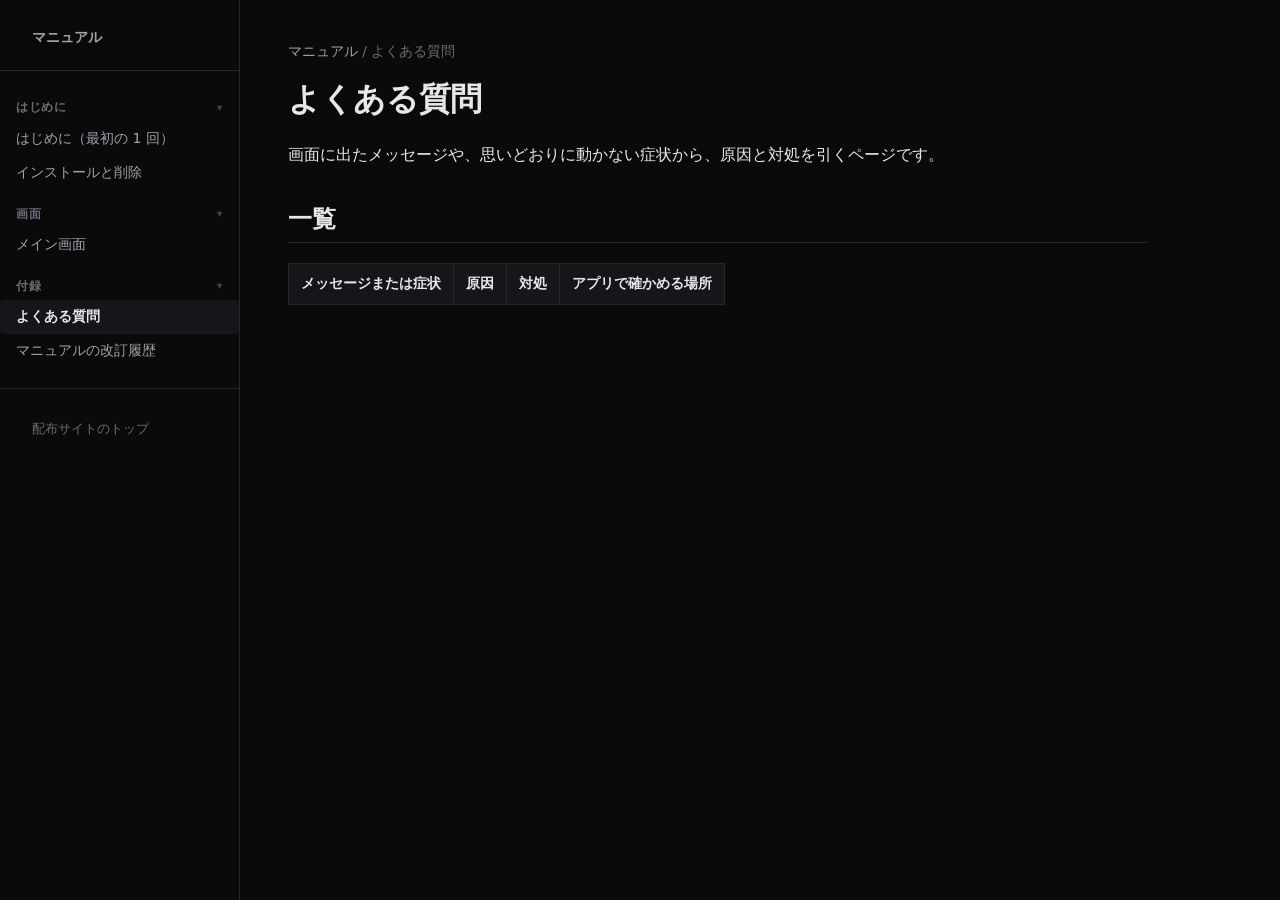
<file: plugins/harness-wpf/skills/add-distribution-site/templates/web/manual/faq.html>
<!DOCTYPE html>
<!-- doc-type: reference -->
<html lang="ja">
<head>
  <meta charset="UTF-8" />
  <meta name="viewport" content="width=device-width, initial-scale=1.0" />
  <title>よくある質問 — {{APP_NAME}} マニュアル</title>
  <link rel="icon" type="image/svg+xml" href="../assets/img/favicon.svg" />
  <link rel="stylesheet" href="../assets/css/style.css" />
</head>
<body class="manual-page">

  <div class="manual-layout">

    <!-- 左の目次は assets/js/main.js が 1 か所で作る（ページを足したら main.js に 1 行足す） -->
    <nav class="manual-sidebar" id="manual-sidebar" aria-label="マニュアル目次"></nav>

    <main class="manual-body">
      <button class="manual-menu-btn" id="manual-menu-btn" aria-label="目次を開く">≡ 目次</button>
      <div class="manual-content">

        <p class="breadcrumb"><a href="index.html">マニュアル</a> / よくある質問</p>
        <h1>よくある質問</h1>

        <!-- 雛形: 本文は /harness-doc:plan-doc から書く（manual-writer）。書いたら、この印を消す -->
        <p>画面に出たメッセージや、思いどおりに動かない症状から、原因と対処を引くページです。</p>

        <h2 id="list">一覧</h2>

        <table class="table">
          <thead>
            <tr><th>メッセージまたは症状</th><th>原因</th><th>対処</th><th>アプリで確かめる場所</th></tr>
          </thead>
          <tbody>
          </tbody>
        </table>

      </div>
    </main>

  </div>

  <script src="../assets/js/main.js"></script>
</body>
</html>
</file>
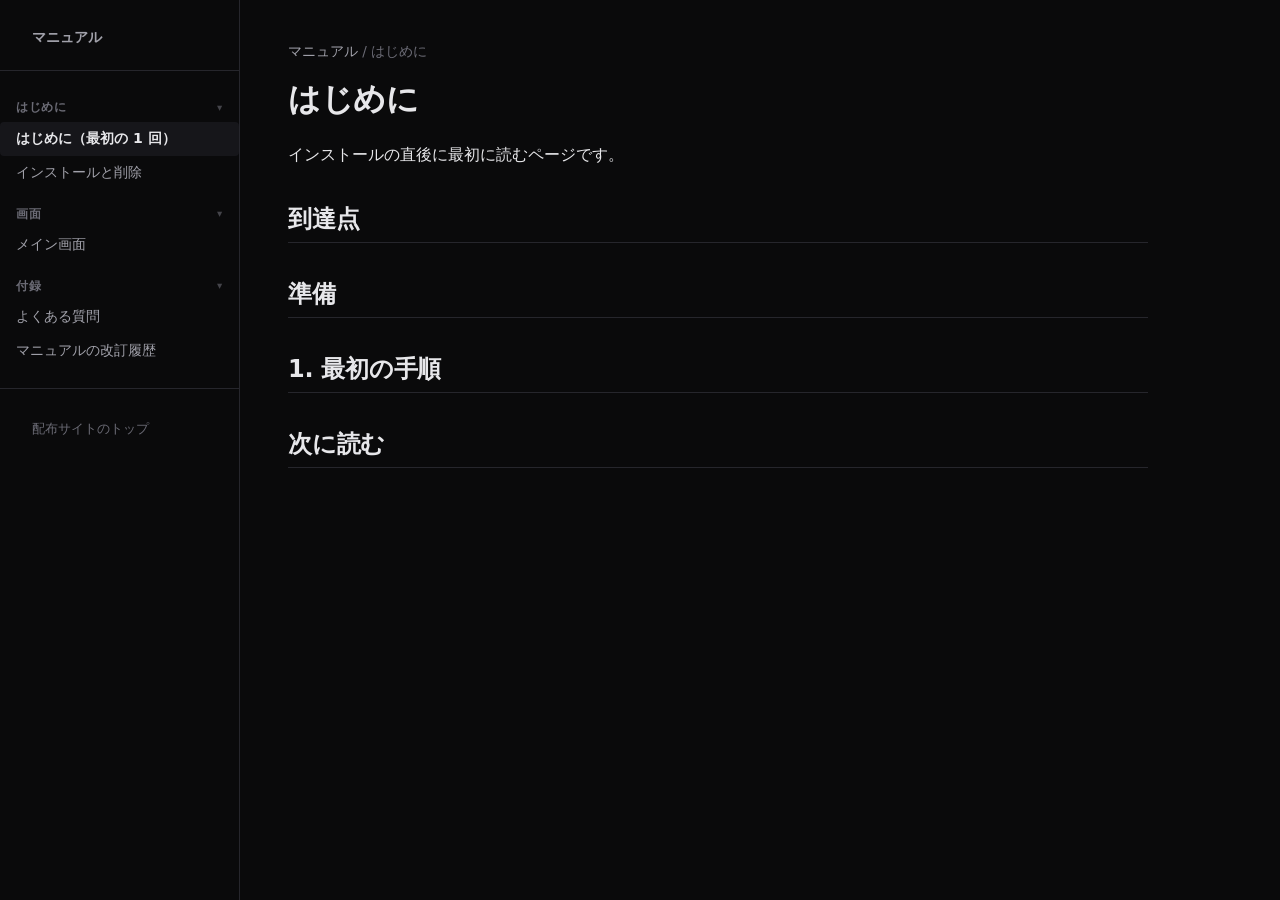
<file: plugins/harness-wpf/skills/add-distribution-site/templates/web/manual/getting-started.html>
<!DOCTYPE html>
<!-- doc-type: tutorial -->
<html lang="ja">
<head>
  <meta charset="UTF-8" />
  <meta name="viewport" content="width=device-width, initial-scale=1.0" />
  <title>はじめに — {{APP_NAME}} マニュアル</title>
  <link rel="icon" type="image/svg+xml" href="../assets/img/favicon.svg" />
  <link rel="stylesheet" href="../assets/css/style.css" />
</head>
<body class="manual-page">

  <div class="manual-layout">

    <!-- 左の目次は assets/js/main.js が 1 か所で作る（ページを足したら main.js に 1 行足す） -->
    <nav class="manual-sidebar" id="manual-sidebar" aria-label="マニュアル目次"></nav>

    <main class="manual-body">
      <button class="manual-menu-btn" id="manual-menu-btn" aria-label="目次を開く">≡ 目次</button>
      <div class="manual-content">

        <p class="breadcrumb"><a href="index.html">マニュアル</a> / はじめに</p>
        <h1>はじめに</h1>

        <!-- 雛形: 本文は /harness-doc:plan-doc から書く（manual-writer）。書いたら、この印を消す -->
        <!-- インストーラーの完了画面「使い方（はじめに）を開く」がこのページを開く（file:/// で開かれる）。ファイル名を変えない -->
        <p>インストールの直後に最初に読むページです。</p>

        <h2 id="goal">到達点</h2>

        <h2 id="prepare">準備</h2>

        <h2 id="step-1">1. 最初の手順</h2>

        <h2 id="next">次に読む</h2>

      </div>
    </main>

  </div>

  <script src="../assets/js/main.js"></script>
</body>
</html>
</file>
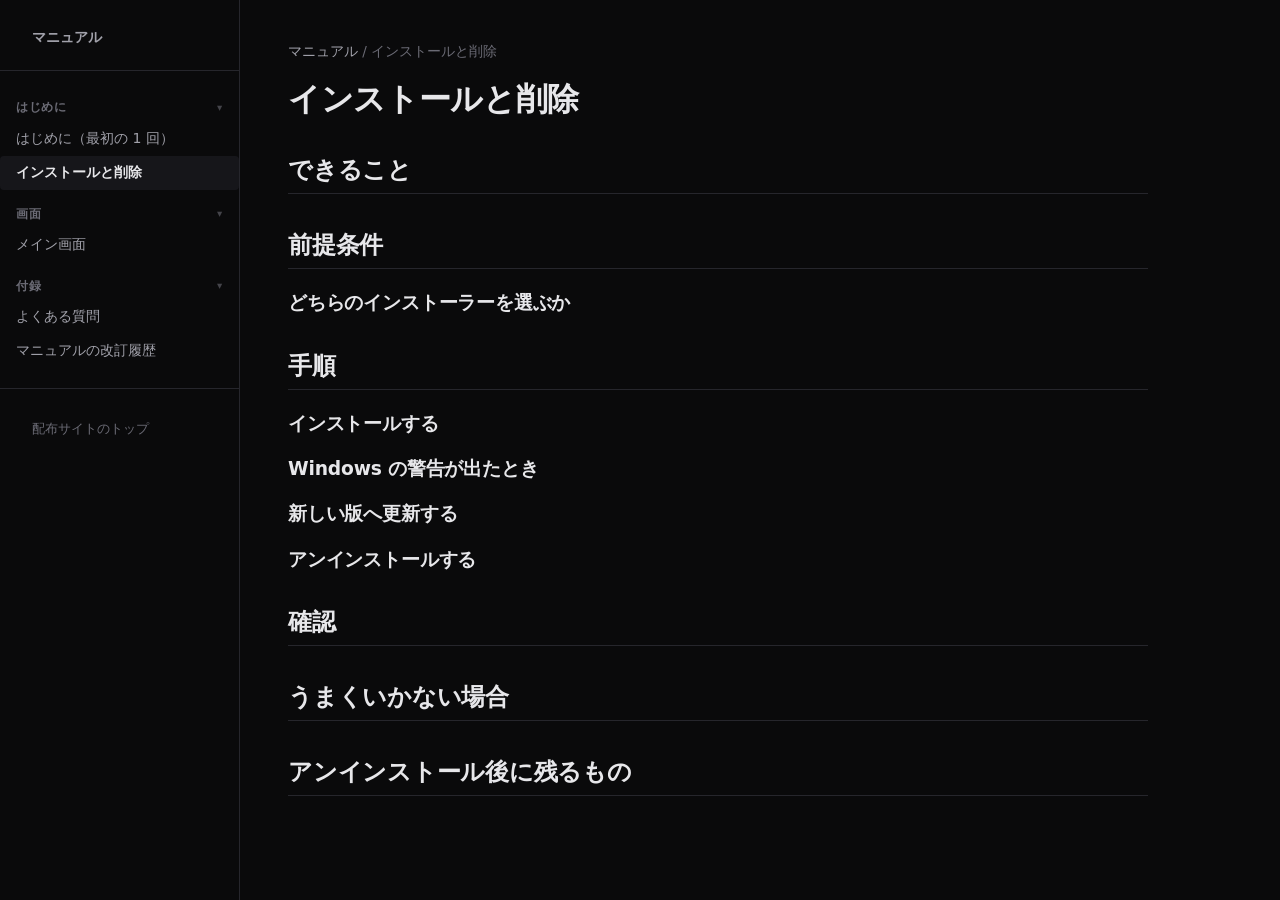
<file: plugins/harness-wpf/skills/add-distribution-site/templates/web/manual/install.html>
<!DOCTYPE html>
<!-- doc-type: howto -->
<html lang="ja">
<head>
  <meta charset="UTF-8" />
  <meta name="viewport" content="width=device-width, initial-scale=1.0" />
  <title>インストールと削除 — {{APP_NAME}} マニュアル</title>
  <link rel="icon" type="image/svg+xml" href="../assets/img/favicon.svg" />
  <link rel="stylesheet" href="../assets/css/style.css" />
</head>
<body class="manual-page">

  <div class="manual-layout">

    <!-- 左の目次は assets/js/main.js が 1 か所で作る（ページを足したら main.js に 1 行足す） -->
    <nav class="manual-sidebar" id="manual-sidebar" aria-label="マニュアル目次"></nav>

    <main class="manual-body">
      <button class="manual-menu-btn" id="manual-menu-btn" aria-label="目次を開く">≡ 目次</button>
      <div class="manual-content">

        <p class="breadcrumb"><a href="index.html">マニュアル</a> / インストールと削除</p>
        <h1>インストールと削除</h1>

        <!-- 雛形: 本文は /harness-doc:plan-doc から書く（manual-writer）。書いたら、この印を消す -->
        <h2 id="goal">できること</h2>

        <h2 id="requirements">前提条件</h2>

        <h3 id="choose">どちらのインストーラーを選ぶか</h3>

        <h2 id="steps">手順</h2>

        <h3 id="install">インストールする</h3>

        <h3 id="smartscreen">Windows の警告が出たとき</h3>

        <h3 id="update">新しい版へ更新する</h3>

        <h3 id="uninstall">アンインストールする</h3>

        <h2 id="verify">確認</h2>

        <h2 id="troubleshooting">うまくいかない場合</h2>

        <!-- 入口（index.html）がこの節へリンクしている。id を変えない -->
        <h2 id="remains">アンインストール後に残るもの</h2>

      </div>
    </main>

  </div>

  <script src="../assets/js/main.js"></script>
</body>
</html>
</file>
<file: plugins/harness-wpf/skills/add-distribution-site/templates/web/assets/css/style.css>
/* ============================================================
   配布サイトとマニュアルの見た目 — 黒を基調にした落ち着いたテーマ
   差し色は :root の --accent の 1 か所だけで決める（ほかの色は --accent から作る）
   ============================================================ */

:root {
  --bg:        #0a0a0b;
  --bg-alt:    #101013;
  --surface:   #16161a;
  --surface-2: #1d1d22;
  --border:    #26262c;
  --border-2:  #34343c;

  --text:      #e7e7ea;
  --text-dim:  #a1a1aa;
  --text-mute: #6b6b75;

  /* ---- 差し色（ここだけを変える） ---- */
  --accent:      {{ACCENT_COLOR}};
  /* 差し色のボタンに乗る文字の色。差し色は暗い背景で映える明るめの色を選ぶ前提で、文字は暗い色にしている */
  --on-accent:   #06201d;
  /* ---- 以下は差し色から作る（直さない） ---- */
  --accent-soft: color-mix(in srgb, var(--accent) 60%, #ffffff);
  --accent-dim:  color-mix(in srgb, var(--accent) 12%, transparent);

  --rx: #5ed3c4;
  --tx: var(--accent);
  --sys: #c2a3ff;
  --tag: #f0b67f;

  --radius:    14px;
  --radius-sm: 10px;
  --maxw:      1120px;

  --font: "Segoe UI", "Hiragino Kaku Gothic ProN", "Yu Gothic UI", "Meiryo", system-ui, -apple-system, sans-serif;
  --mono: "Cascadia Code", "Consolas", "SFMono-Regular", ui-monospace, monospace;

  --shadow: 0 20px 60px -20px rgba(0, 0, 0, 0.7);
}

* { box-sizing: border-box; }

html { scroll-behavior: smooth; scroll-padding-top: 80px; }

body {
  margin: 0;
  font-family: var(--font);
  background: var(--bg);
  color: var(--text);
  line-height: 1.7;
  -webkit-font-smoothing: antialiased;
  text-rendering: optimizeLegibility;
}

/* Subtle radial glow at top */
body::before {
  content: "";
  position: fixed;
  inset: 0;
  pointer-events: none;
  background:
    radial-gradient(900px 500px at 70% -10%, color-mix(in srgb, var(--accent) 7%, transparent), transparent 60%),
    radial-gradient(700px 400px at 10% 0%, color-mix(in srgb, var(--accent) 5%, transparent), transparent 55%);
  z-index: 0;
}

main, .site-header, .site-footer { position: relative; z-index: 1; }

.container {
  width: 100%;
  max-width: var(--maxw);
  margin: 0 auto;
  padding: 0 24px;
}

a { color: var(--accent); text-decoration: none; }
a:hover { color: var(--accent-soft); }

h1, h2, h3 { line-height: 1.25; letter-spacing: -0.01em; }

/* ===== Buttons ===== */
.btn {
  display: inline-flex;
  align-items: center;
  gap: 10px;
  padding: 13px 24px;
  border-radius: var(--radius-sm);
  font-weight: 600;
  font-size: 0.98rem;
  border: 1px solid transparent;
  cursor: pointer;
  transition: transform 0.15s ease, background 0.2s ease, border-color 0.2s ease;
  white-space: nowrap;
}
.btn:hover { transform: translateY(-1px); }
.btn-sm { padding: 9px 16px; font-size: 0.88rem; }

.btn-primary {
  background: var(--accent);
  color: var(--on-accent);
}
.btn-primary:hover { background: var(--accent-soft); color: var(--on-accent); }
.btn-primary .btn-sub {
  font-weight: 500;
  font-size: 0.78rem;
  opacity: 0.7;
  padding-left: 10px;
  margin-left: 2px;
  border-left: 1px solid color-mix(in srgb, var(--on-accent) 30%, transparent);
}

.btn-ghost {
  background: transparent;
  color: var(--text);
  border-color: var(--border-2);
}
.btn-ghost:hover { border-color: var(--accent); color: var(--accent-soft); }

/* ===== Header ===== */
.site-header {
  position: sticky;
  top: 0;
  z-index: 50;
  background: rgba(10, 10, 11, 0.72);
  backdrop-filter: blur(14px);
  -webkit-backdrop-filter: blur(14px);
  border-bottom: 1px solid var(--border);
}
.header-inner {
  display: flex;
  align-items: center;
  gap: 24px;
  height: 64px;
}
.brand {
  display: inline-flex;
  align-items: center;
  gap: 10px;
  color: var(--text);
  font-weight: 700;
  letter-spacing: 0.01em;
}
.brand:hover { color: var(--text); }
.brand-text { font-size: 1.12rem; white-space: nowrap; }
@media (max-width: 480px) { .brand-text { font-size: 0.98rem; } }
@media (max-width: 380px) { .brand-text { font-size: 0.9rem; } }

.site-nav {
  display: flex;
  gap: 28px;
  margin-left: auto;
}
.site-nav a {
  color: var(--text-dim);
  font-size: 0.94rem;
  font-weight: 500;
}
.site-nav a:hover { color: var(--text); }
.nav-cta { margin-left: 4px; }

/* ===== Hero ===== */
.hero { padding: 96px 0 64px; }
.hero-inner { text-align: center; max-width: 820px; margin: 0 auto 56px; }

.eyebrow {
  display: inline-block;
  margin: 0 0 20px;
  padding: 6px 14px;
  font-size: 0.8rem;
  font-weight: 600;
  letter-spacing: 0.06em;
  color: var(--accent-soft);
  background: var(--accent-dim);
  border: 1px solid color-mix(in srgb, var(--accent) 20%, transparent);
  border-radius: 999px;
}
.hero-title {
  margin: 0 0 24px;
  font-size: clamp(2.1rem, 5.2vw, 3.5rem);
  font-weight: 700;
  letter-spacing: -0.02em;
}
.hero-lead {
  margin: 0 auto 36px;
  max-width: 640px;
  font-size: 1.12rem;
  color: var(--text-dim);
}
.hero-lead strong { color: var(--text); font-weight: 600; }

.hero-actions {
  display: flex;
  gap: 14px;
  justify-content: center;
  flex-wrap: wrap;
}
.hero-meta {
  margin-top: 22px;
  font-size: 0.86rem;
  color: var(--text-mute);
}

/* ===== Hero mock window ===== */
.hero-window {
  max-width: 940px;
  margin: 0 auto;
  background: var(--surface);
  border: 1px solid var(--border-2);
  border-radius: var(--radius);
  overflow: hidden;
  box-shadow: var(--shadow);
}
.hw-bar {
  display: flex;
  align-items: center;
  gap: 8px;
  padding: 11px 16px;
  background: var(--surface-2);
  border-bottom: 1px solid var(--border);
}
.hw-dot {
  width: 11px; height: 11px; border-radius: 50%;
  background: #3a3a42;
}
.hw-dot:nth-child(1) { background: #e06c5a; }
.hw-dot:nth-child(2) { background: #e0b15a; }
.hw-dot:nth-child(3) { background: #6cc06c; }
.hw-title {
  margin-left: 12px;
  font-size: 0.82rem;
  color: var(--text-mute);
  font-family: var(--mono);
}
.hw-body { display: flex; min-height: 280px; }
.hw-side {
  width: 230px;
  flex-shrink: 0;
  padding: 14px 10px;
  background: var(--bg-alt);
  border-right: 1px solid var(--border);
}
.hw-session {
  display: flex;
  align-items: center;
  gap: 9px;
  padding: 10px 12px;
  border-radius: 8px;
  font-size: 0.84rem;
  color: var(--text-dim);
  margin-bottom: 4px;
}
.hw-session.active { background: var(--surface-2); color: var(--text); }
.hw-led {
  width: 8px; height: 8px; border-radius: 50%;
  background: #44444c; flex-shrink: 0;
}
.hw-led.on {
  background: var(--accent);
  box-shadow: 0 0 8px var(--accent);
}
.hw-log {
  flex: 1;
  padding: 16px 18px;
  font-family: var(--mono);
  font-size: 0.8rem;
  line-height: 1.85;
  overflow: hidden;
  text-align: left;
}
.hw-log p { margin: 0; white-space: pre; color: var(--text-dim); }
.l-ts { color: var(--text-mute); }
.l-rx { color: var(--rx); }
.l-tx { color: var(--tx); }
.l-sys { color: var(--sys); }
.l-tag {
  color: var(--tag);
  font-size: 0.72rem;
  background: rgba(240, 182, 127, 0.1);
  padding: 1px 6px;
  border-radius: 4px;
}

/* ===== Sections ===== */
.section { padding: 88px 0; }
.section-alt { background: var(--bg-alt); border-top: 1px solid var(--border); border-bottom: 1px solid var(--border); }

.section-head { text-align: center; max-width: 640px; margin: 0 auto 52px; }
.section-head h2 {
  margin: 0 0 12px;
  font-size: clamp(1.7rem, 3.5vw, 2.3rem);
  font-weight: 700;
}
.section-head p { margin: 0; color: var(--text-dim); font-size: 1.05rem; }

/* ===== Feature grid ===== */
.feature-grid {
  display: grid;
  grid-template-columns: repeat(3, 1fr);
  gap: 20px;
}
.card {
  background: var(--surface);
  border: 1px solid var(--border);
  border-radius: var(--radius);
  padding: 28px 26px;
  transition: border-color 0.2s ease, transform 0.2s ease, background 0.2s ease;
}
.card:hover {
  border-color: var(--border-2);
  transform: translateY(-3px);
  background: var(--surface-2);
}
.card-icon {
  display: inline-flex;
  align-items: center;
  justify-content: center;
  width: 46px; height: 46px;
  margin-bottom: 18px;
  font-size: 1.3rem;
  color: var(--accent-soft);
  background: var(--accent-dim);
  border-radius: 11px;
}
.card h3 { margin: 0 0 10px; font-size: 1.12rem; }
.card p { margin: 0; color: var(--text-dim); font-size: 0.95rem; }

/* ===== Modes ===== */
.modes-grid {
  display: grid;
  grid-template-columns: repeat(2, 1fr);
  gap: 22px;
}
.mode-card {
  background: var(--surface);
  border: 1px solid var(--border);
  border-radius: var(--radius);
  padding: 30px 30px 24px;
}
.mode-card h3 {
  display: flex;
  align-items: center;
  gap: 14px;
  margin: 0 0 14px;
  font-size: 1.3rem;
}
.mode-num {
  font-family: var(--mono);
  font-size: 0.9rem;
  color: var(--accent);
  background: var(--accent-dim);
  padding: 4px 10px;
  border-radius: 8px;
}
.mode-card p { margin: 0 0 18px; color: var(--text-dim); }
.diagram {
  margin: 0;
  padding: 16px 18px;
  background: var(--bg);
  border: 1px solid var(--border);
  border-radius: var(--radius-sm);
  font-family: var(--mono);
  font-size: 0.82rem;
  color: var(--accent-soft);
  white-space: pre;
  overflow-x: auto;
}

/* ===== Mode capability list (landing) ===== */
.mode-card .relay-diagram { margin: 18px 0 4px; }
.mode-can { list-style: none; margin: 16px 0 0; padding: 0; display: grid; gap: 9px; }
.mode-can li { position: relative; padding-left: 26px; color: var(--text-dim); font-size: 0.94rem; }
.mode-can li::before { content: "✓"; position: absolute; left: 2px; top: 0; color: var(--accent); font-weight: 700; }
.mode-can strong { color: var(--text); font-weight: 600; }
.mode-card .mode-when {
  margin: 18px 0 0;
  padding-top: 14px;
  border-top: 1px dashed var(--border-2);
  font-size: 0.88rem;
  color: var(--text-mute);
}
.mode-card .mode-when strong { color: var(--accent-soft); font-weight: 600; margin-right: 8px; }

/* ===== CTA band (landing) ===== */
.cta-band {
  display: flex;
  align-items: center;
  justify-content: space-between;
  gap: 24px;
  flex-wrap: wrap;
  max-width: 860px;
  margin: 0 auto;
  padding: 32px 40px;
  background: var(--surface);
  border: 1px solid var(--border-2);
  border-radius: var(--radius);
  box-shadow: var(--shadow);
}
.cta-band .cta-text h2 { margin: 0 0 6px; font-size: 1.5rem; }
.cta-band .cta-text p { margin: 0; color: var(--text-dim); }
@media (max-width: 560px) { .cta-band { flex-direction: column; align-items: flex-start; padding: 26px 24px; } }

/* ===== Download page blocks ===== */
.container.narrow { max-width: 760px; }
.block-title { margin: 40px 0 14px; font-size: 1.35rem; }
.block-title:first-child { margin-top: 0; }
.block-lead { margin: 0 0 16px; color: var(--text-dim); }

/* ===== Steps ===== */
.steps {
  list-style: none;
  margin: 0;
  padding: 0;
  display: grid;
  grid-template-columns: repeat(3, 1fr);
  gap: 22px;
}
.step {
  display: flex;
  gap: 16px;
  padding: 26px 24px;
  background: var(--surface);
  border: 1px solid var(--border);
  border-radius: var(--radius);
}
.step-num {
  flex-shrink: 0;
  width: 38px; height: 38px;
  display: inline-flex;
  align-items: center;
  justify-content: center;
  font-weight: 700;
  color: var(--on-accent);
  background: var(--accent);
  border-radius: 50%;
}
.step h3 { margin: 4px 0 8px; font-size: 1.08rem; }
.step p { margin: 0; color: var(--text-dim); font-size: 0.94rem; }

/* ===== Gallery / screenshots ===== */
.gallery {
  display: grid;
  grid-template-columns: repeat(2, 1fr);
  gap: 22px;
}
.shot { margin: 0; }
.shot-wide { grid-column: span 2; }
.shot-link {
  display: block;
  position: relative;
  border: 1px solid var(--border-2);
  border-radius: var(--radius);
  overflow: hidden;
  background: var(--surface);
  aspect-ratio: 16 / 9;
  transition: border-color 0.2s ease, transform 0.2s ease;
}
.shot-link:hover { border-color: var(--accent); transform: translateY(-2px); }
.shot-link img {
  display: block;
  width: 100%;
  height: 100%;
  object-fit: cover;
  object-position: top left;
}
/* Placeholder shown when the screenshot image fails to load */
.shot-placeholder {
  display: none;
  position: absolute;
  inset: 0;
  flex-direction: column;
  align-items: center;
  justify-content: center;
  gap: 8px;
  text-align: center;
  color: var(--text-mute);
  font-size: 1.05rem;
  font-weight: 600;
  background:
    repeating-linear-gradient(45deg, var(--surface) 0 14px, var(--surface-2) 14px 28px);
}
.shot-placeholder small {
  font-family: var(--mono);
  font-size: 0.75rem;
  font-weight: 400;
  color: var(--text-mute);
  opacity: 0.7;
}
.shot-link.is-missing img { display: none; }
.shot-link.is-missing .shot-placeholder { display: flex; }
.shot figcaption {
  margin-top: 12px;
  font-size: 0.9rem;
  color: var(--text-dim);
  text-align: center;
}

/* ===== Lightbox ===== */
.lightbox {
  position: fixed;
  inset: 0;
  z-index: 100;
  display: none;
  align-items: center;
  justify-content: center;
  padding: 40px;
  background: rgba(5, 5, 6, 0.9);
  backdrop-filter: blur(4px);
}
.lightbox.open { display: flex; }
.lightbox img {
  max-width: 100%;
  max-height: 100%;
  border-radius: var(--radius);
  border: 1px solid var(--border-2);
  box-shadow: var(--shadow);
}
.lightbox-close {
  position: absolute;
  top: 24px; right: 28px;
  width: 44px; height: 44px;
  font-size: 1.6rem;
  color: var(--text);
  background: var(--surface-2);
  border: 1px solid var(--border-2);
  border-radius: 50%;
  cursor: pointer;
  line-height: 1;
}
.lightbox-close:hover { border-color: var(--accent); }

/* ===== Download ===== */
.download-latest {
  max-width: 720px;
  margin: 0 auto 22px;
  padding: 34px 36px;
  background: var(--surface);
  border: 1px solid var(--border-2);
  border-radius: var(--radius);
  box-shadow: var(--shadow);
}
.dl-loading { text-align: center; color: var(--text-mute); margin: 0; }

.dl-top {
  display: flex;
  align-items: center;
  flex-wrap: wrap;
  gap: 18px 24px;
}
.dl-version-block { flex: 1; min-width: 220px; }
.dl-badge {
  display: inline-block;
  font-size: 0.74rem;
  font-weight: 700;
  letter-spacing: 0.06em;
  color: var(--accent-soft);
  background: var(--accent-dim);
  padding: 3px 10px;
  border-radius: 999px;
  margin-bottom: 10px;
}
.dl-version { font-size: 1.5rem; font-weight: 700; }
.dl-version small { font-size: 0.92rem; font-weight: 500; color: var(--text-mute); margin-left: 10px; }
.dl-meta { margin: 6px 0 0; font-size: 0.86rem; color: var(--text-mute); }
.dl-meta .dot { margin: 0 8px; opacity: 0.5; }

.dl-notes {
  margin: 22px 0 0;
  padding: 18px 20px;
  background: var(--bg);
  border: 1px solid var(--border);
  border-radius: var(--radius-sm);
}
.dl-notes h4 { margin: 0 0 8px; font-size: 0.82rem; letter-spacing: 0.04em; color: var(--text-dim); text-transform: uppercase; }
.dl-notes ul { margin: 0; padding-left: 18px; color: var(--text-dim); font-size: 0.92rem; }
.dl-notes li { margin: 3px 0; }

.dl-sha {
  margin: 14px 0 0;
  font-family: var(--mono);
  font-size: 0.74rem;
  color: var(--text-mute);
  word-break: break-all;
}

.dl-noruntime {
  display: flex;
  align-items: center;
  flex-wrap: wrap;
  gap: 8px 16px;
  margin-top: 20px;
  padding-top: 18px;
  border-top: 1px solid var(--border);
  font-size: 0.88rem;
}
.dl-nr-label { font-weight: 600; color: var(--text-dim); }
.dl-nr-size { font-weight: normal; color: var(--text-mute); margin-left: 6px; }
.dl-nr-note { flex: 1; min-width: 180px; color: var(--text-mute); font-size: 0.82rem; }

.vr-actions { display: flex; gap: 8px; flex-shrink: 0; }

/* ===== Changelog ===== */
.cl-list {
  max-width: 640px;
  margin: 0 auto;
}
.cl-entry {
  display: grid;
  grid-template-columns: 120px 1fr;
  gap: 0 24px;
  padding: 18px 0;
  border-bottom: 1px solid var(--border);
  align-items: start;
}
.cl-entry:last-child { border-bottom: none; }
.cl-meta { padding-top: 2px; }
.cl-version { display: block; font-size: 1rem; font-weight: 700; font-family: var(--mono); }
.cl-date { display: block; font-size: 0.78rem; color: var(--text-mute); margin-top: 3px; }
.cl-notes { margin: 0; padding-left: 18px; color: var(--text-dim); font-size: 0.92rem; line-height: 1.8; }
.cl-notes li { margin: 1px 0; }
.cl-no-notes { margin: 0; color: var(--text-mute); font-size: 0.88rem; line-height: 1.8; }

.dl-requirements {
  max-width: 720px;
  margin: 26px auto 0;
  text-align: center;
  font-size: 0.88rem;
  color: var(--text-mute);
}

/* ===== Version history ===== */
.version-history {
  max-width: 720px;
  margin: 0 auto;
  border: 1px solid var(--border);
  border-radius: var(--radius-sm);
  background: var(--surface);
  overflow: hidden;
}
.version-history summary {
  cursor: pointer;
  padding: 16px 22px;
  font-weight: 600;
  font-size: 0.95rem;
  color: var(--text-dim);
  list-style: none;
}
.version-history summary::-webkit-details-marker { display: none; }
.version-history summary::before { content: "▸ "; color: var(--accent); }
.version-history[open] summary::before { content: "▾ "; }
.version-history summary:hover { color: var(--text); }

.version-list { border-top: 1px solid var(--border); }
.version-row {
  display: flex;
  align-items: center;
  justify-content: space-between;
  gap: 16px;
  flex-wrap: wrap;
  padding: 16px 22px;
  border-bottom: 1px solid var(--border);
}
.version-row:last-child { border-bottom: none; }
.vr-info { display: flex; align-items: baseline; gap: 12px; flex-wrap: wrap; }
.vr-version { font-weight: 600; font-family: var(--mono); }
.vr-date { font-size: 0.84rem; color: var(--text-mute); }
.vr-size { font-size: 0.84rem; color: var(--text-mute); }

/* ===== Footer ===== */
.site-footer {
  border-top: 1px solid var(--border);
  background: var(--bg-alt);
  padding: 40px 0;
}
.footer-inner {
  display: flex;
  align-items: center;
  justify-content: space-between;
  gap: 24px;
  flex-wrap: wrap;
}
.footer-tagline { margin: 8px 0 0; font-size: 0.86rem; color: var(--text-mute); }
.footer-nav { display: flex; gap: 22px; }
.footer-nav a { color: var(--text-dim); font-size: 0.9rem; }
.footer-nav a:hover { color: var(--text); }
.footer-copy { margin: 0; font-size: 0.85rem; color: var(--text-mute); }

/* ===== Mobile nav (hamburger) ===== */
.nav-toggle {
  display: none;
  flex-direction: column;
  justify-content: center;
  gap: 5px;
  width: 44px; height: 40px;
  margin-left: auto;
  padding: 0 11px;
  background: transparent;
  border: 1px solid var(--border-2);
  border-radius: 9px;
  cursor: pointer;
}
.nav-toggle span {
  display: block;
  width: 100%; height: 2px;
  background: var(--text);
  border-radius: 2px;
  transition: transform 0.2s ease, opacity 0.2s ease;
}
.nav-toggle.open span:nth-child(1) { transform: translateY(7px) rotate(45deg); }
.nav-toggle.open span:nth-child(2) { opacity: 0; }
.nav-toggle.open span:nth-child(3) { transform: translateY(-7px) rotate(-45deg); }

.mobile-menu {
  display: none;
  flex-direction: column;
  padding: 8px 24px 18px;
  border-bottom: 1px solid var(--border);
  background: rgba(10, 10, 11, 0.97);
  backdrop-filter: blur(14px);
  -webkit-backdrop-filter: blur(14px);
}
.mobile-menu.open { display: flex; }
.mobile-menu a {
  padding: 13px 6px;
  color: var(--text-dim);
  font-weight: 500;
  border-bottom: 1px solid var(--border);
}
.mobile-menu a:hover { color: var(--text); }
.mobile-menu .btn { margin-top: 14px; justify-content: center; }
.mobile-menu .btn:hover { color: var(--on-accent); }
@media (min-width: 861px) {
  .mobile-menu { display: none !important; }
}

/* ===== Responsive ===== */
@media (max-width: 860px) {
  .feature-grid { grid-template-columns: repeat(2, 1fr); }
  .steps { grid-template-columns: 1fr; }
  .site-nav { display: none; }
  .nav-cta { display: none; }
  .nav-toggle { display: flex; }
}
@media (max-width: 680px) {
  .feature-grid { grid-template-columns: 1fr; }
  .modes-grid { grid-template-columns: 1fr; }
  .gallery { grid-template-columns: 1fr; }
  .shot-wide { grid-column: span 1; }
  .hw-side { display: none; }
  .hero { padding: 64px 0 48px; }
  .section { padding: 64px 0; }
}

@media (prefers-reduced-motion: reduce) {
  * { scroll-behavior: auto; transition: none !important; }
}

/* ============================================================
   Sub-pages (features / guide) — documentation layout
   ============================================================ */

.subhero {
  padding: 64px 0 36px;
  border-bottom: 1px solid var(--border);
  background: var(--bg-alt);
}
.breadcrumb {
  font-size: 0.85rem;
  color: var(--text-mute);
  margin: 0 0 16px;
}
.breadcrumb a { color: var(--text-dim); }
.breadcrumb a:hover { color: var(--accent-soft); }
.subhero h1 {
  margin: 0 0 14px;
  font-size: clamp(1.9rem, 4vw, 2.7rem);
  font-weight: 700;
}
.subhero p {
  margin: 0;
  max-width: 680px;
  color: var(--text-dim);
  font-size: 1.08rem;
}

/* Page layout: sticky TOC + content */
.doc-layout {
  display: grid;
  grid-template-columns: 232px 1fr;
  gap: 48px;
  padding: 48px 0 88px;
  align-items: start;
}
.toc {
  position: sticky;
  top: 84px;
  font-size: 0.9rem;
}
.toc h2 {
  font-size: 0.74rem;
  letter-spacing: 0.08em;
  text-transform: uppercase;
  color: var(--text-mute);
  margin: 0 0 12px;
}
.toc ul { list-style: none; margin: 0; padding: 0; }
.toc li { margin: 2px 0; }
.toc a {
  display: block;
  padding: 6px 12px;
  border-radius: 8px;
  color: var(--text-dim);
  border-left: 2px solid transparent;
}
.toc a:hover { background: var(--surface); color: var(--text); }
.toc a.active { color: var(--accent-soft); border-left-color: var(--accent); background: var(--surface); }

.doc { min-width: 0; max-width: 760px; }
.doc-section { padding-top: 28px; margin-bottom: 44px; }
.doc-section:first-child { padding-top: 0; }
.doc-section > h2 {
  font-size: 1.6rem;
  margin: 0 0 6px;
  scroll-margin-top: 84px;
}
.doc-section > .lead {
  color: var(--text-dim);
  font-size: 1.02rem;
  margin: 0 0 22px;
}
.doc h3 {
  font-size: 1.12rem;
  margin: 30px 0 12px;
  color: var(--text);
}
.doc p { color: var(--text-dim); }
.doc ul, .doc ol { color: var(--text-dim); padding-left: 22px; }
.doc li { margin: 5px 0; }
.doc strong { color: var(--text); font-weight: 600; }
.doc a:not(.btn) { color: var(--accent); }

/* inline code + code blocks */
.doc code {
  font-family: var(--mono);
  font-size: 0.86em;
  background: var(--surface-2);
  border: 1px solid var(--border);
  border-radius: 6px;
  padding: 1px 6px;
  color: var(--accent-soft);
}
.doc pre {
  margin: 16px 0;
  padding: 16px 18px;
  background: var(--bg-alt);
  border: 1px solid var(--border);
  border-radius: var(--radius-sm);
  overflow-x: auto;
}
.doc pre code {
  background: none;
  border: none;
  padding: 0;
  color: var(--text-dim);
  font-size: 0.84rem;
  line-height: 1.7;
}

/* doc tables */
.dtable {
  width: 100%;
  border-collapse: collapse;
  margin: 16px 0;
  font-size: 0.9rem;
}
.dtable th, .dtable td {
  text-align: left;
  padding: 9px 14px;
  border-bottom: 1px solid var(--border);
  vertical-align: top;
}
.dtable thead th {
  color: var(--text);
  font-weight: 600;
  border-bottom: 1px solid var(--border-2);
  background: var(--surface);
}
.dtable td { color: var(--text-dim); }
.dtable tbody tr:hover { background: var(--surface); }
.dtable code { white-space: nowrap; }

/* callout / note box */
.callout {
  margin: 18px 0;
  padding: 14px 18px;
  border-radius: var(--radius-sm);
  border: 1px solid var(--border-2);
  border-left: 3px solid var(--accent);
  background: var(--surface);
  font-size: 0.92rem;
  color: var(--text-dim);
}
.callout.warn { border-left-color: var(--tag); }
.callout strong { color: var(--text); }

/* recipe card */
.recipe {
  border: 1px solid var(--border);
  border-radius: var(--radius);
  background: var(--surface);
  padding: 22px 24px;
  margin: 18px 0;
}
.recipe h3 {
  margin: 0 0 6px;
  font-size: 1.1rem;
  display: flex;
  align-items: center;
  gap: 10px;
}
.recipe .tag {
  font-size: 0.72rem;
  font-weight: 600;
  color: var(--accent-soft);
  background: var(--accent-dim);
  padding: 2px 9px;
  border-radius: 999px;
}
.recipe p { margin: 0 0 12px; font-size: 0.94rem; }

/* inline screenshot in docs */
.doc-figure { margin: 22px 0; }
.doc-figure a { display: inline-block; }
.doc-figure img { display: block; width: auto; max-width: 100%; }
.doc-figure.wide a { display: block; }
.doc-figure.wide img { width: 100%; }
.doc-figure figcaption {
  margin-top: 10px;
  font-size: 0.86rem;
  color: var(--text-mute);
  text-align: center;
}

/* "more" link on landing sections */
.section-more { text-align: center; margin-top: 36px; }
.link-arrow {
  display: inline-flex;
  align-items: center;
  gap: 8px;
  font-weight: 600;
  font-size: 0.98rem;
}
.link-arrow::after { content: "→"; transition: transform 0.15s ease; }
.link-arrow:hover::after { transform: translateX(3px); }

.doc-cta {
  margin-top: 18px;
  padding: 22px 24px;
  border: 1px solid var(--border-2);
  border-radius: var(--radius);
  background: var(--surface);
  display: flex;
  align-items: center;
  justify-content: space-between;
  gap: 18px;
  flex-wrap: wrap;
}
.doc-cta p { margin: 0; color: var(--text-dim); }
.doc-cta strong { color: var(--text); }

@media (max-width: 880px) {
  .doc-layout { grid-template-columns: 1fr; gap: 0; }
  .toc { display: none; }
}

/* ============================================================
   Expressive components (used on feature / guide pages)
   ============================================================ */

/* reveal-on-scroll */
.reveal {
  opacity: 0;
  transform: translateY(16px);
  transition: opacity 0.5s ease, transform 0.5s ease;
}
.reveal.in { opacity: 1; transform: none; }
@media (prefers-reduced-motion: reduce) {
  .reveal { opacity: 1; transform: none; }
}

/* pill / mini-cards grid for enumerations (triggers, steps, ...) */
.pill-grid {
  display: grid;
  grid-template-columns: repeat(auto-fit, minmax(200px, 1fr));
  gap: 14px;
  margin: 18px 0;
}
.pillcard {
  background: var(--surface);
  border: 1px solid var(--border);
  border-radius: var(--radius-sm);
  padding: 16px 18px;
  transition: border-color 0.2s ease, transform 0.2s ease;
}
.pillcard:hover { border-color: var(--border-2); transform: translateY(-2px); }
.pillcard .pc-icon {
  display: inline-flex;
  align-items: center;
  justify-content: center;
  width: 34px; height: 34px;
  border-radius: 9px;
  background: var(--accent-dim);
  color: var(--accent-soft);
  font-size: 1rem;
  margin-bottom: 10px;
}
.pillcard h4 { margin: 0 0 4px; font-size: 0.98rem; color: var(--text); }
.pillcard p { margin: 0; font-size: 0.86rem; color: var(--text-dim); }
.pillcard code { font-size: 0.82em; }

/* byte-frame diagram */
.frame {
  display: flex;
  flex-wrap: wrap;
  gap: 6px;
  margin: 18px 0;
  padding: 18px;
  background: var(--bg-alt);
  border: 1px solid var(--border);
  border-radius: var(--radius-sm);
  font-family: var(--mono);
}
.byte {
  display: flex;
  flex-direction: column;
  align-items: center;
  gap: 4px;
  padding: 10px 14px;
  border-radius: 8px;
  background: var(--surface-2);
  border: 1px solid var(--border-2);
  font-size: 0.84rem;
  color: var(--text);
  min-width: 56px;
  flex: 1 0 auto;
}
.byte small {
  font-family: var(--font);
  font-size: 0.68rem;
  color: var(--text-mute);
  letter-spacing: 0.02em;
}
.byte.b-sync { border-color: color-mix(in srgb, var(--accent) 50%, transparent); color: var(--rx); }
.byte.b-key  { border-color: color-mix(in srgb, var(--accent) 50%, transparent); color: var(--accent-soft); }
.byte.b-len  { border-color: rgba(240,182,127,0.5); color: var(--tag); }
.byte.b-pay  { background: var(--surface); }
.byte.b-crc  { border-color: rgba(194,163,255,0.5); color: var(--sys); }
.byte.grow   { flex: 3 1 auto; }

/* vertical flow / pipeline */
.flow { list-style: none; counter-reset: flow; margin: 18px 0; padding: 0; }
.flow > li {
  position: relative;
  display: flex;
  gap: 16px;
  padding: 0 0 22px 0;
}
.flow > li::before {
  counter-increment: flow;
  content: counter(flow);
  flex-shrink: 0;
  width: 32px; height: 32px;
  display: flex; align-items: center; justify-content: center;
  font-weight: 700; font-size: 0.9rem;
  color: var(--on-accent); background: var(--accent);
  border-radius: 50%;
  z-index: 1;
}
.flow > li:not(:last-child)::after {
  content: "";
  position: absolute;
  left: 15px; top: 32px; bottom: 0;
  width: 2px;
  background: var(--border-2);
}
.flow .flow-body { padding-top: 4px; }
.flow h4 { margin: 0 0 4px; font-size: 1rem; color: var(--text); }
.flow p { margin: 0; font-size: 0.92rem; color: var(--text-dim); }
.flow .branch {
  display: inline-block;
  font-size: 0.74rem;
  font-weight: 600;
  margin-top: 6px;
  padding: 2px 9px;
  border-radius: 999px;
  background: var(--accent-dim);
  color: var(--accent-soft);
}
.flow .branch.alt { background: rgba(240,182,127,0.12); color: var(--tag); }

/* horizontal mode diagram */
.relay-diagram {
  display: flex;
  align-items: center;
  justify-content: center;
  flex-wrap: wrap;
  gap: 10px;
  margin: 20px 0;
  padding: 22px 18px;
  background: var(--bg-alt);
  border: 1px solid var(--border);
  border-radius: var(--radius-sm);
}
.rd-node {
  padding: 12px 18px;
  border-radius: 10px;
  border: 1px solid var(--border-2);
  background: var(--surface);
  font-size: 0.9rem;
  font-weight: 600;
  text-align: center;
}
.rd-node.accent { border-color: var(--accent); color: var(--accent-soft); }
.rd-node small { display: block; font-weight: 400; font-size: 0.72rem; color: var(--text-mute); margin-top: 2px; }
.rd-arrow { color: var(--text-mute); font-size: 1.1rem; }
/* 分岐（ハブ画面 → 複数の遷移先）。relay-diagram 内で縦に枝を並べる */
.rd-branch { display: flex; flex-direction: column; align-items: flex-start; gap: 10px; }
.rd-branch > .rd-row { display: flex; align-items: center; flex-wrap: nowrap; gap: 10px; }

/* code block with copy button */
.code-block { position: relative; }
.code-block .copy-btn {
  position: absolute;
  top: 8px; right: 8px;
  padding: 4px 10px;
  font-size: 0.74rem;
  font-family: var(--font);
  color: var(--text-dim);
  background: var(--surface-2);
  border: 1px solid var(--border-2);
  border-radius: 6px;
  cursor: pointer;
  opacity: 0;
  transition: opacity 0.15s ease, color 0.15s ease;
}
.code-block:hover .copy-btn { opacity: 1; }
.code-block .copy-btn:hover { color: var(--accent-soft); border-color: var(--accent); }
.code-block .copy-btn.done { color: var(--accent); border-color: var(--accent); }

/* inline chips */
.chip-line { display: inline-flex; flex-wrap: wrap; gap: 6px; vertical-align: middle; }
.chip {
  font-family: var(--mono);
  font-size: 0.78rem;
  padding: 3px 10px;
  border-radius: 999px;
  background: var(--surface-2);
  border: 1px solid var(--border-2);
  color: var(--text-dim);
}
.chip-rx { color: var(--rx); border-color: rgba(94,211,196,0.4); }
.chip-tx { color: var(--tx); border-color: color-mix(in srgb, var(--accent) 40%, transparent); }
.chip-sys { color: var(--sys); border-color: rgba(194,163,255,0.4); }
.chip-err { color: #f08a7f; border-color: rgba(240,138,127,0.4); }
.chip-proxy { color: var(--tag); border-color: rgba(240,182,127,0.4); }

/* recipe step list (replaces raw pre for multi-step) */
.steps-mini { list-style: none; margin: 12px 0 0; padding: 0; counter-reset: sm; }
.steps-mini li {
  display: flex;
  align-items: baseline;
  gap: 12px;
  padding: 7px 0;
  border-top: 1px dashed var(--border);
  font-size: 0.9rem;
  color: var(--text-dim);
}
.steps-mini li:first-child { border-top: none; }
.steps-mini .sm-kind {
  flex-shrink: 0;
  font-family: var(--mono);
  font-size: 0.78rem;
  color: var(--accent-soft);
  background: var(--accent-dim);
  padding: 2px 8px;
  border-radius: 6px;
  min-width: 92px;
  text-align: center;
}
.steps-mini code { background: none; border: none; padding: 0; color: var(--text); }

/* recipe grid */
.recipe-grid {
  display: grid;
  grid-template-columns: repeat(auto-fit, minmax(310px, 1fr));
  gap: 16px;
  margin: 18px 0;
}
.recipe-grid .recipe { margin: 0; }
.recipe .can {
  font-size: 0.9rem;
  color: var(--text-dim);
  margin: 0 0 12px;
}
.recipe .can b { color: var(--accent-soft); font-weight: 600; }

/* scenario-first recipe (when → how) */
.recipe .when {
  font-size: 0.92rem;
  color: var(--text);
  margin: 0 0 14px;
  padding: 12px 14px;
  background: var(--bg-alt);
  border-radius: var(--radius-sm);
  border-left: 3px solid var(--accent);
}
.recipe .when-label {
  display: inline-block;
  font-size: 0.72rem;
  font-weight: 700;
  color: var(--accent-soft);
  margin-bottom: 4px;
}
.recipe .how-label {
  font-size: 0.72rem;
  font-weight: 700;
  letter-spacing: 0.05em;
  color: var(--text-mute);
  margin: 0 0 6px;
}

/* sample cards (purpose / config / features) */
.sample {
  background: var(--surface);
  border: 1px solid var(--border);
  border-radius: var(--radius);
  padding: 24px 26px;
  margin: 22px 0;
}
.sample-head {
  display: flex;
  align-items: center;
  flex-wrap: wrap;
  gap: 8px 14px;
  margin-bottom: 6px;
}
.sample-head h3 { margin: 0; font-size: 1.2rem; }
.sample-purpose { color: var(--text-dim); margin: 8px 0 18px; font-size: 0.96rem; }
.sample-purpose b { color: var(--text); font-weight: 600; }
.sample-figure { margin: 0 0 18px; border: 1px solid var(--border-2); border-radius: var(--radius); overflow: hidden; display: block; }
.sample-figure:hover { border-color: var(--accent); }
.sample-figure img { display: block; width: 100%; }
.sample-rows { display: grid; grid-template-columns: 1fr 1fr; gap: 18px 24px; }
.sample-row h4 {
  font-size: 0.72rem; font-weight: 700; letter-spacing: 0.05em;
  color: var(--text-mute); margin: 0 0 8px;
}
.sample-row ul { margin: 0; padding-left: 18px; font-size: 0.9rem; color: var(--text-dim); }
.sample-row ul li { margin: 4px 0; }
@media (max-width: 680px) { .sample-rows { grid-template-columns: 1fr; } }

/* sequence (communication flow) */
.seq { list-style: none; margin: 18px 0; padding: 0; }
.seq li {
  display: flex;
  align-items: baseline;
  gap: 12px;
  padding: 9px 14px;
  border-radius: 8px;
  font-size: 0.9rem;
  margin: 4px 0;
  background: var(--surface);
  border: 1px solid var(--border);
}
.seq .dir {
  flex-shrink: 0;
  font-family: var(--mono);
  font-weight: 700;
  font-size: 0.8rem;
  width: 96px;
}
.seq li.tx { border-left: 3px solid var(--tx); }
.seq li.rx { border-left: 3px solid var(--rx); }
.seq li.sys { border-left: 3px solid var(--sys); }
.seq li.tx .dir { color: var(--tx); }
.seq li.rx .dir { color: var(--rx); }
.seq li.sys .dir { color: var(--sys); }
.seq .msg { color: var(--text-dim); }
.seq .msg code { font-size: 0.82em; }
.seq .note { color: var(--text-mute); font-size: 0.82rem; margin-left: auto; padding-left: 12px; }

/* sample index cards (landing) */
.sample-index { display: grid; grid-template-columns: 1fr 1fr; gap: 16px; margin: 22px 0; }
.sample-link {
  display: block;
  background: var(--surface);
  border: 1px solid var(--border);
  border-radius: var(--radius);
  padding: 22px 24px;
  transition: border-color 0.2s ease, transform 0.2s ease;
}
.sample-link:hover { border-color: var(--accent); transform: translateY(-2px); }
.sample-link h3 { margin: 8px 0 6px; font-size: 1.1rem; color: var(--text); }
.sample-link p { margin: 10px 0 0; font-size: 0.9rem; color: var(--text-dim); }
.sample-link .go { display: inline-block; margin-top: 12px; font-size: 0.88rem; font-weight: 600; color: var(--accent-soft); }
.sample-link .go::after { content: " →"; }
@media (max-width: 680px) { .sample-index { grid-template-columns: 1fr; } }

/* tier / decision cards (which to use) */
.tier-grid { display: grid; grid-template-columns: 1fr 1fr 1fr; gap: 14px; margin: 18px 0; }
.tier {
  position: relative;
  background: var(--surface);
  border: 1px solid var(--border);
  border-radius: var(--radius-sm);
  padding: 18px 18px 16px;
}
.tier.featured { border-color: var(--accent); box-shadow: 0 0 0 1px color-mix(in srgb, var(--accent) 25%, transparent); }
.tier .tier-badge {
  display: inline-block; font-size: 0.7rem; font-weight: 700;
  padding: 2px 9px; border-radius: 999px; margin-bottom: 10px;
  background: var(--surface-2); color: var(--text-dim); border: 1px solid var(--border-2);
}
.tier.featured .tier-badge { background: var(--accent-dim); color: var(--accent-soft); border-color: color-mix(in srgb, var(--accent) 30%, transparent); }
.tier h4 { margin: 0 0 6px; font-size: 1rem; }
.tier p { margin: 0; font-size: 0.88rem; color: var(--text-dim); }
@media (max-width: 720px) { .tier-grid { grid-template-columns: 1fr; } }

/* interactive recipe tabs */
.tabs { margin: 18px 0; }
.tab-btns { display: flex; flex-wrap: wrap; gap: 8px; margin-bottom: 14px; }
.tab-btn {
  padding: 8px 16px;
  font-size: 0.9rem;
  font-weight: 600;
  color: var(--text-dim);
  background: var(--surface);
  border: 1px solid var(--border);
  border-radius: 999px;
  cursor: pointer;
  transition: all 0.15s ease;
}
.tab-btn:hover { color: var(--text); }
.tab-btn.active { color: var(--on-accent); background: var(--accent); border-color: var(--accent); }
.tab-panel { display: none; }
.tab-panel.active { display: block; animation: fadein 0.25s ease; }
@keyframes fadein { from { opacity: 0; transform: translateY(6px); } to { opacity: 1; transform: none; } }

/* use-case cards (sample-based) */
.usecase {
  display: grid;
  grid-template-columns: 1.1fr 1fr;
  gap: 0;
  margin: 22px 0;
  border: 1px solid var(--border);
  border-radius: var(--radius);
  overflow: hidden;
  background: var(--surface);
}
.usecase.flip { grid-template-columns: 1fr 1.1fr; }
.usecase .uc-media { background: var(--bg-alt); display: flex; align-items: center; justify-content: center; }
.usecase .uc-media a { display: block; width: 100%; height: 100%; }
.usecase .uc-media img { display: block; width: 100%; height: 100%; object-fit: cover; }
.usecase.flip .uc-media { order: 2; }
.usecase .uc-body { padding: 26px 28px; }
.usecase .uc-tag {
  display: inline-block;
  font-size: 0.72rem; font-weight: 600;
  color: var(--accent-soft); background: var(--accent-dim);
  padding: 3px 10px; border-radius: 999px; margin-bottom: 12px;
}
.usecase h3 { margin: 0 0 8px; font-size: 1.18rem; }
.usecase p { margin: 0 0 12px; font-size: 0.92rem; color: var(--text-dim); }
.usecase ul { margin: 0; padding-left: 18px; font-size: 0.88rem; color: var(--text-dim); }
.usecase .uc-meta { margin-top: 14px; font-size: 0.8rem; color: var(--text-mute); font-family: var(--mono); }
@media (max-width: 720px) {
  .usecase, .usecase.flip { grid-template-columns: 1fr; }
  .usecase.flip .uc-media { order: 0; }
  .usecase .uc-media { aspect-ratio: 16/9; }
}

/* ===== Manual 2-pane layout ===== */
.manual-layout { display: flex; min-height: 100vh; }
.manual-sidebar { width: 240px; min-width: 200px; flex-shrink: 0; position: sticky; top: 0; height: 100vh; overflow-y: auto; padding: 20px 0 40px; border-right: 1px solid var(--border); background: var(--bg); font-size: 0.88rem; }
.manual-sidebar-header { display: flex; align-items: center; justify-content: space-between; padding: 0 16px 16px; border-bottom: 1px solid var(--border); margin-bottom: 12px; }
.manual-brand { font-weight: 700; color: var(--text); font-size: 0.9rem; text-decoration: none; }
.manual-sidebar-close { display: none; }
.manual-nav-section { font-size: 0.75rem; font-weight: 700; letter-spacing: 0.06em; color: var(--text-mute); text-transform: uppercase; padding: 14px 16px 4px; cursor: pointer; user-select: none; display: flex; align-items: center; justify-content: space-between; }
.manual-nav-section-arrow { font-size: 0.65rem; opacity: 0.6; transition: transform 0.2s ease; flex-shrink: 0; margin-left: 4px; }
.manual-nav-section.collapsed .manual-nav-section-arrow { transform: rotate(-90deg); }
.manual-nav-group { overflow: hidden; max-height: 600px; transition: max-height 0.25s ease; }
.manual-nav-group.collapsed { max-height: 0; }
.manual-sidebar a { display: block; padding: 5px 16px; color: var(--text-dim); text-decoration: none; border-radius: 4px; transition: color 0.15s, background 0.15s; }
.manual-sidebar a:hover { color: var(--text); background: var(--surface); }
.manual-sidebar a.active { color: var(--accent); font-weight: 600; background: var(--surface); }
.manual-nav-footer { padding: 24px 16px 0; border-top: 1px solid var(--border); margin-top: 20px; }
.manual-nav-footer a { color: var(--text-mute); font-size: 0.82rem; }
.manual-body { flex: 1; min-width: 0; padding: 40px 48px 80px; }
.manual-content { max-width: 860px; }
.manual-content h1 { margin-top: 0; }
.manual-content h2 { margin-top: 36px; padding-bottom: 8px; border-bottom: 1px solid var(--border); }
.manual-content h3 { margin-top: 22px; }
.manual-content hr { border: none; border-top: 1px solid var(--border); margin: 28px 0; }
.manual-content .table { width: 100%; border-collapse: collapse; font-size: 0.88rem; display: block; overflow-x: auto; margin: 12px 0 20px; }
.manual-content .table th, .manual-content .table td { padding: 8px 12px; border: 1px solid var(--border); vertical-align: top; text-align: left; }
.manual-content .table th { background: var(--surface); font-weight: 600; color: var(--text); white-space: nowrap; }
.manual-content .table td { color: var(--text-dim); }
.manual-content blockquote { margin: 16px 0; padding: 12px 16px; border-left: 3px solid var(--accent); background: var(--surface); border-radius: 0 var(--radius-sm) var(--radius-sm) 0; font-size: 0.9rem; color: var(--text-dim); }
.manual-content blockquote p { margin: 0; }
.manual-content blockquote strong { color: var(--text); }
.manual-content pre { background: var(--surface); border: 1px solid var(--border); border-radius: var(--radius-sm); padding: 14px 18px; overflow-x: auto; font-size: 0.82rem; margin: 12px 0; }
.manual-content pre code { color: var(--text-dim); background: none; border: none; padding: 0; }
.manual-content :not(pre) > code { font-family: var(--mono); font-size: 0.85em; background: var(--surface); border: 1px solid var(--border); padding: 1px 5px; border-radius: 3px; }

/* マニュアルトップページ: セクションカードグリッド */
.section-grid { display: grid; grid-template-columns: repeat(3, 1fr); gap: 16px; margin: 24px 0; }
.feature-card {
  display: block;
  border: 1px solid var(--border-2); border-radius: var(--radius);
  background: var(--surface); padding: 18px 20px;
  text-decoration: none; transition: border-color 0.2s ease, transform 0.2s ease;
}
.feature-card:hover { border-color: var(--accent); transform: translateY(-2px); }
.feature-card-title { font-size: 1.05rem; font-weight: 600; color: var(--text); margin-bottom: 6px; }
.feature-card-desc { font-size: 0.88rem; color: var(--text-dim); line-height: 1.6; }
@media (max-width: 680px) { .section-grid { grid-template-columns: 1fr; } }

.manual-menu-btn { display: none; }
.manual-overlay { display: none; }
@media (max-width: 880px) {
  .manual-sidebar { position: fixed; left: -260px; top: 0; z-index: 200; height: 100vh; width: 260px; box-shadow: none; transition: left 0.25s ease, box-shadow 0.25s ease; }
  .manual-sidebar.open { left: 0; box-shadow: 4px 0 24px rgba(0,0,0,0.5); }
  .manual-sidebar-close { display: flex; background: none; border: none; color: var(--text-dim); font-size: 1.1rem; cursor: pointer; padding: 2px 6px; }
  .manual-body { padding: 20px 20px 60px; }
  .manual-menu-btn { display: inline-flex; align-items: center; gap: 6px; background: var(--surface); border: 1px solid var(--border); border-radius: 6px; color: var(--text-dim); font-size: 0.88rem; padding: 6px 12px; cursor: pointer; margin-bottom: 20px; }
  .manual-overlay { position: fixed; inset: 0; background: rgba(0,0,0,0.5); z-index: 199; }
  .manual-overlay.open { display: block; }
}


/* ============================================================
   features ページ: 基本 / 高度な機能 のティア区切り
   ============================================================ */
.tier-head { margin: 0 0 24px; padding-top: 44px; border-top: 1px solid var(--border); }
.tier-head:first-child { padding-top: 0; border-top: none; }
.tier-head .tier-label {
  display: inline-block; margin: 0 0 10px; padding: 5px 14px;
  font-size: 0.8rem; font-weight: 700; letter-spacing: 0.06em;
  color: var(--accent-soft); background: var(--accent-dim);
  border: 1px solid color-mix(in srgb, var(--accent) 20%, transparent); border-radius: 999px;
}
.tier-head h2 { font-size: 1.9rem; margin: 0 0 8px; }
.tier-head > p { color: var(--text-dim); font-size: 1.02rem; margin: 0; }
.toc-tier { margin: 16px 0 6px; font-size: 0.78rem; font-weight: 700; letter-spacing: 0.06em; color: var(--text-mute); }
.toc-tier:first-child { margin-top: 0; }


/* ============================================================
   トップページ: 「サンプルで見る」ショーケース
   ============================================================ */
.showcase-feature { margin: 26px 0 44px; }
.showcase-shots { display: grid; grid-template-columns: 1fr 1fr; gap: 18px; align-items: start; }
.showcase-shot { margin: 0; }
.showcase-shot .shot-link2 {
  display: block; border: 1px solid var(--border-2); border-radius: var(--radius);
  overflow: hidden; background: var(--surface);
  transition: border-color 0.2s ease, transform 0.2s ease;
}
.showcase-shot .shot-link2:hover { border-color: var(--accent); transform: translateY(-2px); }
.showcase-shot img { display: block; width: 100%; height: auto; }
.showcase-shot figcaption { margin-top: 10px; font-size: 0.88rem; color: var(--text-dim); text-align: center; }
.showcase-body { max-width: 860px; margin: 22px auto 0; text-align: center; }
.showcase-body .chip-line { margin-bottom: 12px; }
.showcase-body h3 { font-size: 1.5rem; margin: 0 0 12px; }
.showcase-body p { color: var(--text-dim); font-size: 1rem; line-height: 1.75; margin: 0 0 16px; }

.showcase-grid { display: grid; grid-template-columns: repeat(4, 1fr); gap: 16px; margin: 0 0 8px; }
.showcase-card {
  display: flex; flex-direction: column;
  border: 1px solid var(--border-2); border-radius: var(--radius);
  background: var(--surface); padding: 0 0 16px; overflow: hidden;
  text-decoration: none; transition: border-color 0.2s ease, transform 0.2s ease;
}
.showcase-card:hover { border-color: var(--accent); transform: translateY(-2px); }
.showcase-card-img { display: block; aspect-ratio: 16 / 10; overflow: hidden; background: var(--surface-2); }
.showcase-card-img img { display: block; width: 100%; height: 100%; object-fit: cover; object-position: top left; }
.showcase-card .chip-line { margin: 14px 16px 0; }
.showcase-card h3 { margin: 10px 16px 6px; font-size: 1.05rem; color: var(--text); }
.showcase-card p { margin: 0 16px; font-size: 0.88rem; color: var(--text-dim); line-height: 1.6; flex: 1; }
.showcase-card .go { margin: 12px 16px 0; font-size: 0.86rem; font-weight: 600; color: var(--accent-soft); }
.showcase-card .go::after { content: " →"; }

@media (max-width: 980px) { .showcase-grid { grid-template-columns: repeat(2, 1fr); } }
@media (max-width: 760px) { .showcase-shots { grid-template-columns: 1fr; } }
@media (max-width: 520px) { .showcase-grid { grid-template-columns: 1fr; } }

/* ============================================================
   サンプルページ: タブ式サンプルブラウザ（大きいスクショ＋詳しい説明）
   ============================================================ */
.samples-tab-head { font-size: 1.4rem; margin: 8px 0 4px; }
.sample-browser { margin: 18px 0 8px; }
.sample-browser .tab-btns { margin-bottom: 20px; }
.sample-panel { display: grid; grid-template-columns: 1.5fr 1fr; gap: 28px; align-items: start; }
.sample-shot { margin: 0; }
.sample-shot .shot-link2 {
  display: block; border: 1px solid var(--border-2); border-radius: var(--radius);
  overflow: hidden; background: var(--surface);
  transition: border-color 0.2s ease, transform 0.2s ease;
}
.sample-shot .shot-link2:hover { border-color: var(--accent); transform: translateY(-2px); }
.sample-shot img { display: block; width: 100%; height: auto; }
.sample-shot figcaption { margin-top: 10px; font-size: 0.82rem; color: var(--text-mute); text-align: center; }
.sample-info { padding-top: 2px; }
.sample-info .chip-line { margin-bottom: 14px; }
.sample-info h3 { font-size: 1.35rem; margin: 0 0 14px; }
.sample-info p { color: var(--text-dim); font-size: 0.98rem; line-height: 1.8; margin: 0 0 12px; }
.sample-info p:last-of-type { margin-bottom: 18px; }
@media (max-width: 760px) {
  .sample-panel { grid-template-columns: 1fr; gap: 18px; }
}

/* 狭い幅で表をはみ出させない */
.table-scroll { overflow-x: auto; }
.table-scroll .dtable { min-width: 520px; }
</file>
